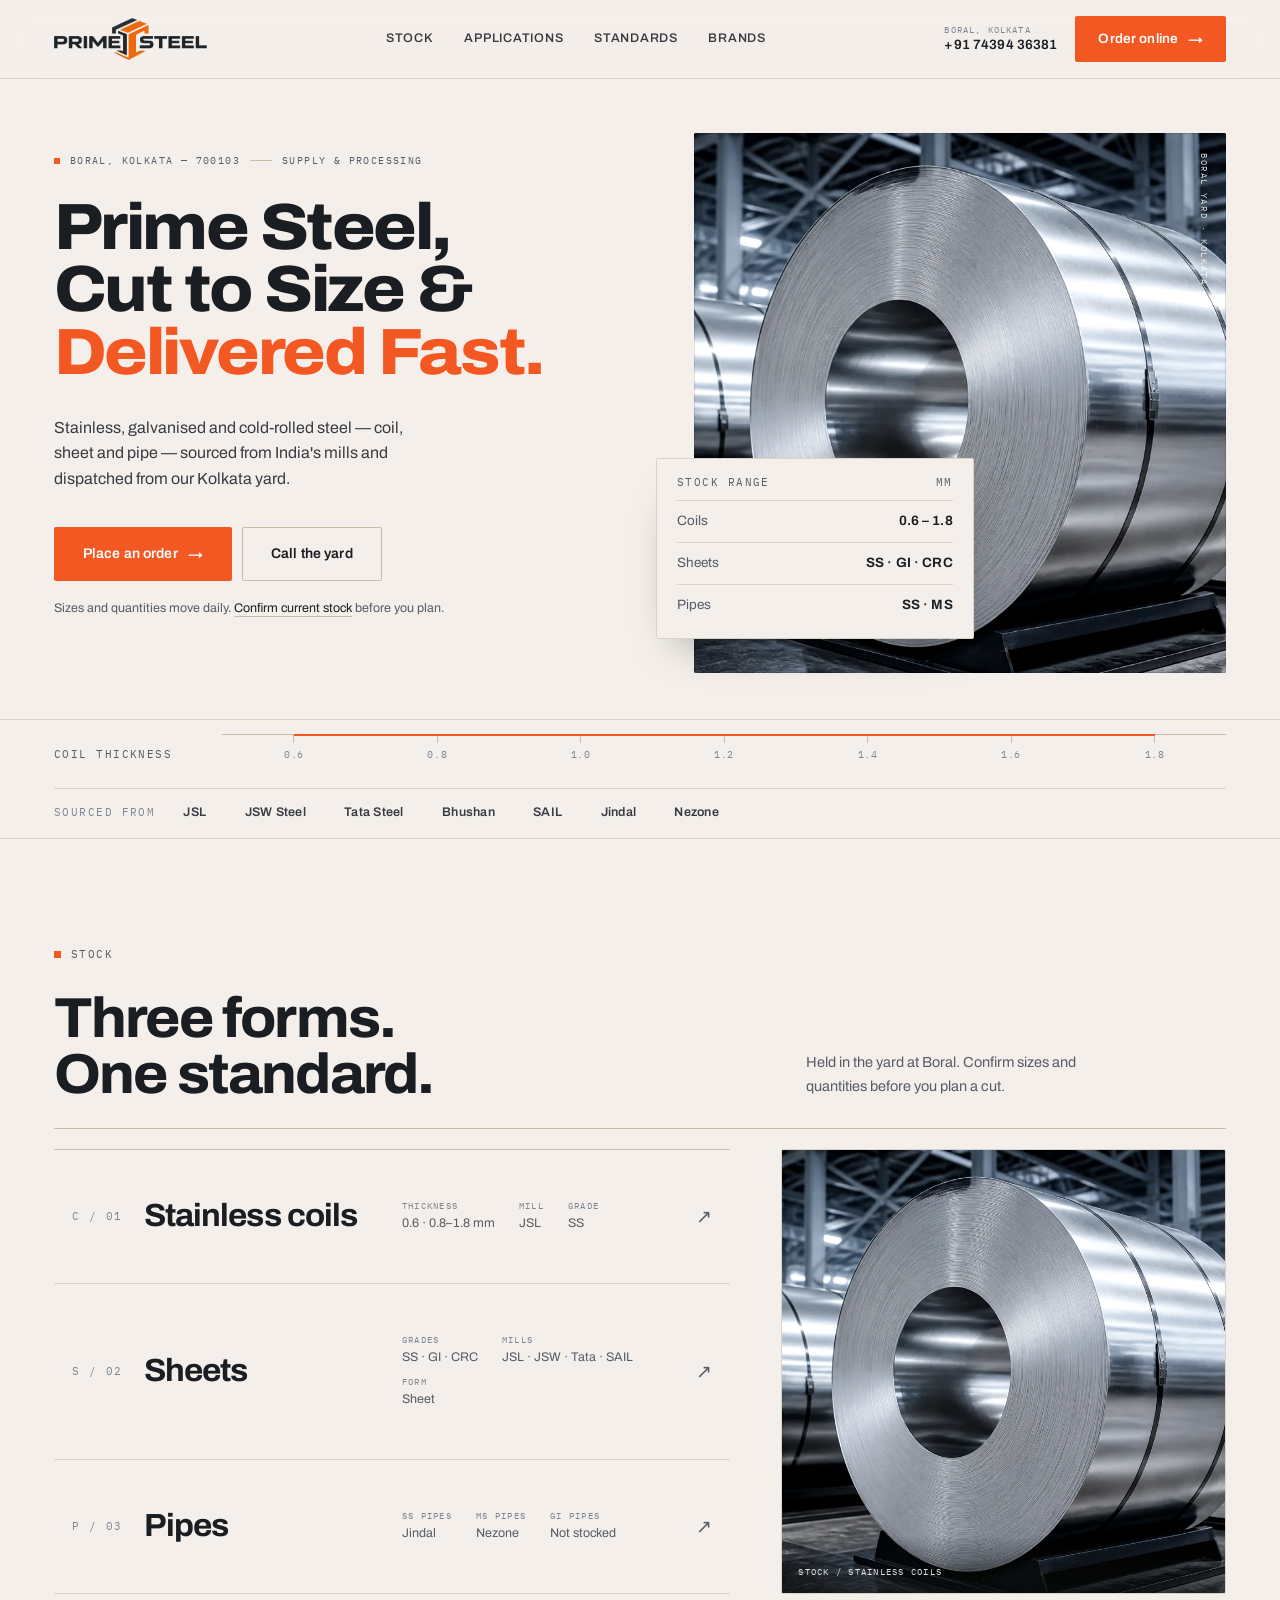
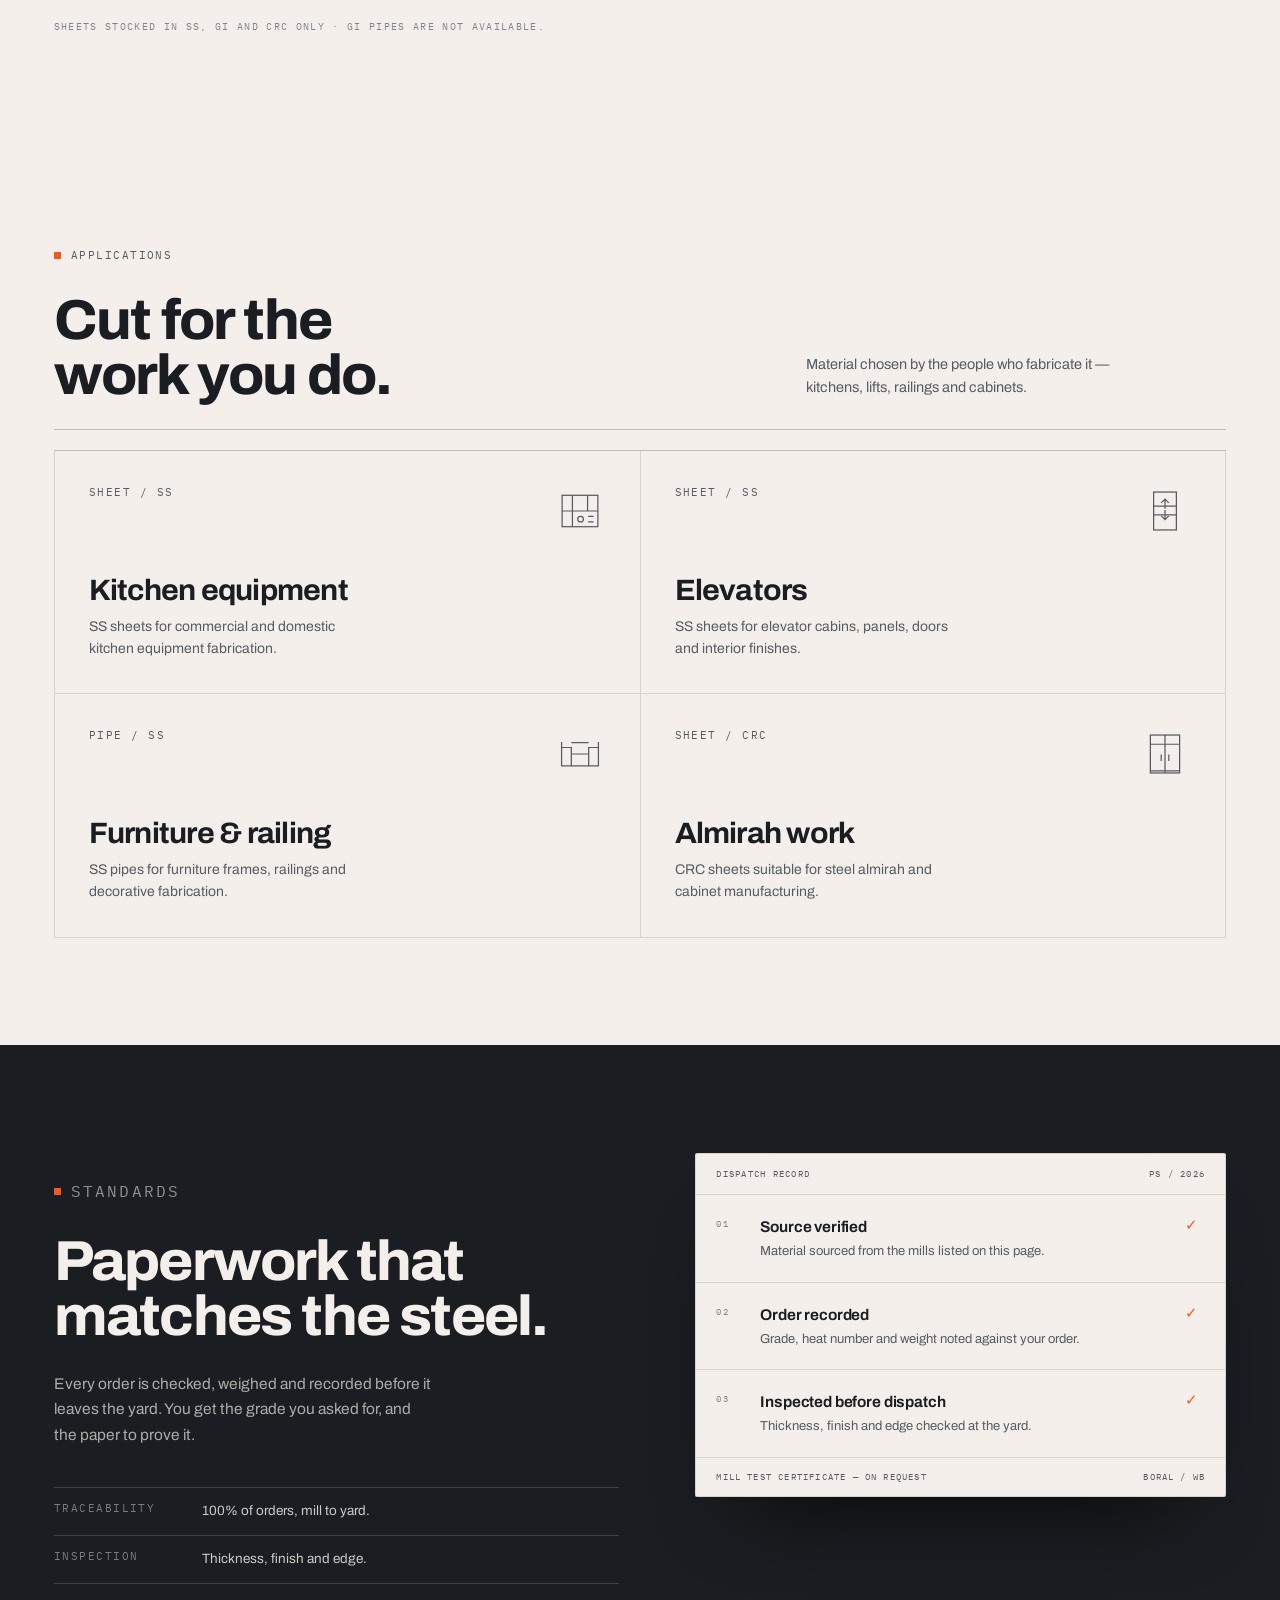
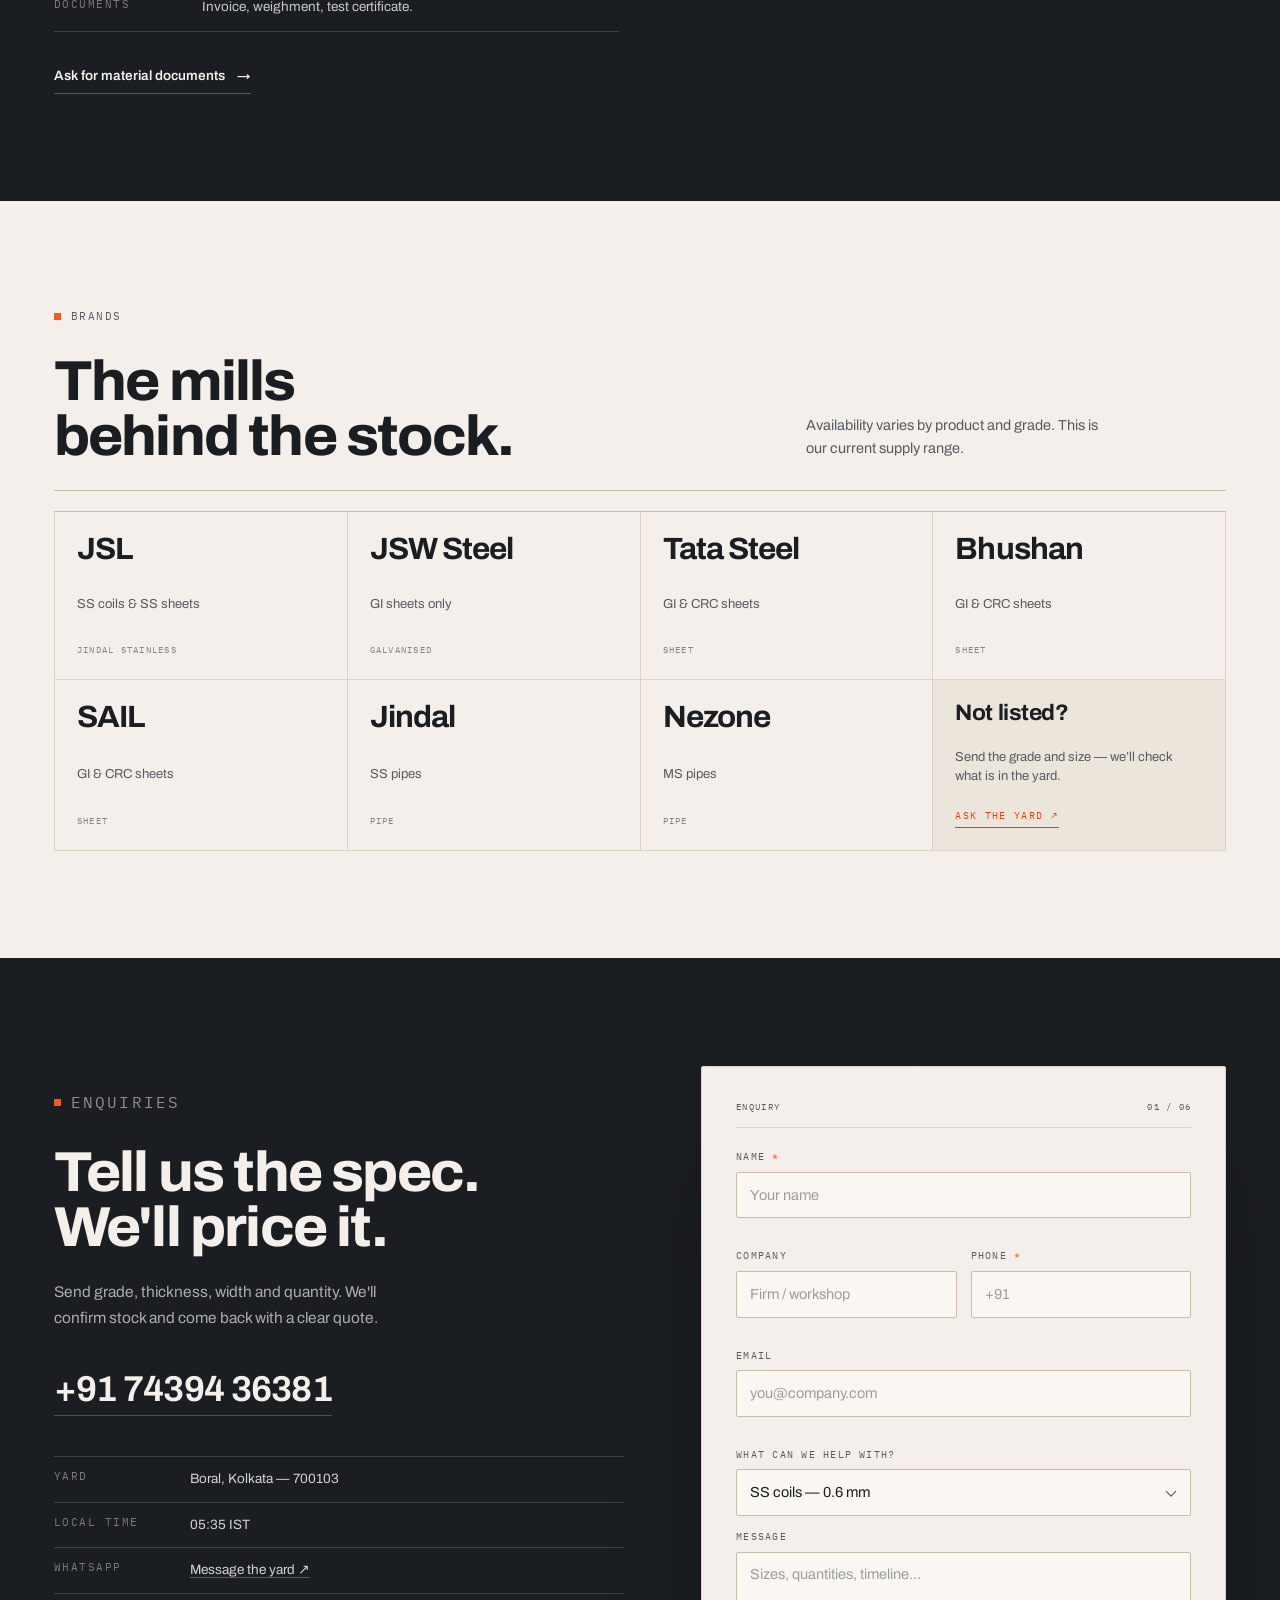
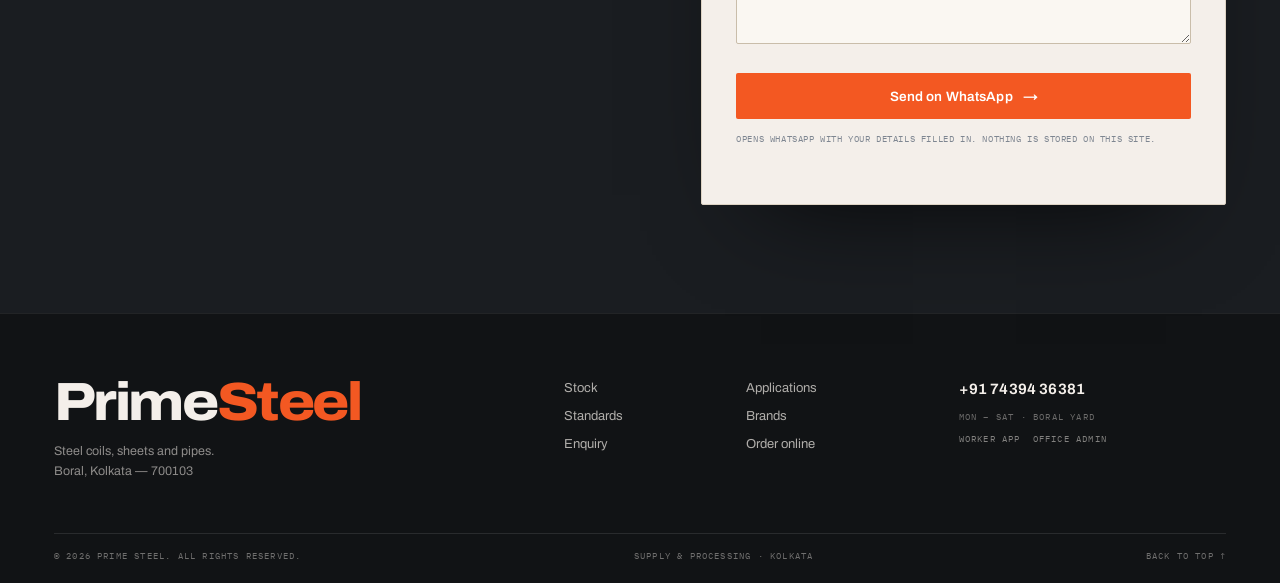
<file: web/landing.html>
<!doctype html>
<html lang="en">
<head>
  <meta charset="utf-8">
  <meta name="viewport" content="width=device-width, initial-scale=1">

  <title>Prime Steel — Stainless, GI &amp; CRC Steel Supplier in Kolkata</title>
  <meta name="description" content="SS coils, SS, GI and CRC sheets, and SS and MS pipes from JSL, Jindal, Tata Steel, JSW, SAIL, Bhushan and Nezone. Stock and processing in Boral, Kolkata. Call +91 74394 36381.">
  <meta name="keywords" content="Prime Steel, Prime Steel Kolkata, steel supplier Kolkata, stainless steel coils Kolkata, SS sheets Boral, CRC sheets Kolkata, GI sheets, Jindal stainless steel dealer Kolkata">
  <meta name="geo.region" content="IN-WB">
  <meta name="geo.placename" content="Kolkata">
  <meta name="geo.position" content="22.4500;88.3700">
  <meta name="ICBM" content="22.4500, 88.3700">
  <meta name="theme-color" content="#F4EFEA">
  <meta name="color-scheme" content="light">
  <link rel="canonical" href="https://primesteel.cc.cd/">
  <link rel="icon" href="assets/favicon.svg" type="image/svg+xml">
  <link rel="icon" href="assets/favicon-32.png" type="image/png" sizes="32x32">
  <link rel="icon" href="assets/favicon-64.png" type="image/png" sizes="64x64">
  <link rel="apple-touch-icon" href="assets/favicon-192.png">

  <meta property="og:type" content="website">
  <meta property="og:site_name" content="Prime Steel">
  <meta property="og:title" content="Prime Steel — Prime Quality Steel, Cut to Size &amp; Delivered Fast">
  <meta property="og:description" content="SS coils, SS / GI / CRC sheets and SS / MS pipes. Sourced from India's mills, precision cut and dispatched from Boral, Kolkata.">
  <meta property="og:url" content="https://primesteel.cc.cd/">
  <meta property="og:image" content="https://primesteel.cc.cd/assets/ss-coils.webp">
  <meta name="twitter:card" content="summary_large_image">

  <link rel="preconnect" href="https://fonts.googleapis.com">
  <link rel="preconnect" href="https://fonts.gstatic.com" crossorigin>
  <link rel="preload" as="image" href="assets/ss-coils.webp" fetchpriority="high">
  <link href="https://fonts.googleapis.com/css2?family=Archivo:wdth,wght@75..125,400..900&family=IBM+Plex+Mono:wght@400;500&display=swap" rel="stylesheet">
  <link rel="stylesheet" href="styles.css">

  <script>document.documentElement.classList.add("js");</script>
  <script src="app.js" defer></script>

  <script type="application/ld+json">
  {
    "@context": "https://schema.org",
    "@type": "HardwareStore",
    "name": "Prime Steel",
    "url": "https://primesteel.cc.cd/",
    "telephone": "+91-74394-36381",
    "description": "Supplier of stainless steel coils, SS, GI and CRC sheets, and SS and MS pipes in Boral, Kolkata.",
    "address": {
      "@type": "PostalAddress",
      "addressLocality": "Boral",
      "addressRegion": "West Bengal",
      "postalCode": "700103",
      "addressCountry": "IN"
    },
    "areaServed": "Kolkata",
    "image": "https://primesteel.cc.cd/assets/ss-coils.webp"
  }
  </script>
</head>

<body>
  <a class="skip" href="#main">Skip to content</a>

  <header class="head" data-head>
    <div class="shell head__in">
      <a class="head__logo" href="#top" aria-label="Prime Steel — home">
        <img src="assets/prime-steel-logo-t.png" width="640" height="203" alt="Prime Steel">
      </a>

      <nav class="head__nav" aria-label="Primary">
        <a href="#stock">Stock</a>
        <a href="#applications">Applications</a>
        <a href="#standards">Standards</a>
        <a href="#brands">Brands</a>
      </nav>

      <div class="head__end">
        <a class="head__call" href="tel:+917439436381">
          <span class="head__call-label">Boral, Kolkata</span>
          <span class="head__call-num">+91 74394 36381</span>
        </a>

        <a class="head__icon" href="tel:+917439436381" aria-label="Call Prime Steel">
          <svg viewBox="0 0 24 24" width="18" height="18" aria-hidden="true">
            <path d="M6.5 3.5h3l1.5 4-2 1.4a12 12 0 0 0 6.1 6.1l1.4-2 4 1.5v3a2 2 0 0 1-2.2 2A17.5 17.5 0 0 1 4.5 5.7a2 2 0 0 1 2-2.2Z" fill="none" stroke="currentColor" stroke-width="1.4" stroke-linejoin="round"/>
          </svg>
        </a>

        <a class="btn btn--primary head__order" href="/order">
          <span>Order online</span>
          <span class="btn__arrow" aria-hidden="true">→</span>
        </a>

        <button class="menu-btn" type="button" aria-expanded="false" aria-controls="menu" data-menu>
          <span class="menu-btn__label">Menu</span>
          <span class="menu-btn__bars" aria-hidden="true"><i></i><i></i></span>
        </button>
      </div>
    </div>
    <span class="head__progress" data-progress aria-hidden="true"></span>
  </header>

  <div class="menu" id="menu" role="dialog" aria-modal="true" aria-label="Site menu" data-menu-panel hidden>
    <div class="menu__top shell">
      <span class="mono">Prime Steel / Menu</span>
      <button class="menu__close" type="button" data-menu-close>
        Close <span aria-hidden="true">×</span>
      </button>
    </div>

    <nav class="menu__nav shell" aria-label="Menu">
      <a href="/order" data-menu-link><span class="menu__idx">Order</span>Order online</a>
      <a href="#stock" data-menu-link><span class="menu__idx">01</span>Stock</a>
      <a href="#applications" data-menu-link><span class="menu__idx">02</span>Applications</a>
      <a href="#standards" data-menu-link><span class="menu__idx">03</span>Standards</a>
      <a href="#brands" data-menu-link><span class="menu__idx">04</span>Brands</a>
      <a href="#contact" data-menu-link><span class="menu__idx">05</span>Contact</a>
    </nav>

    <div class="menu__foot shell">
      <a href="tel:+917439436381">+91 74394 36381</a>
      <p>Boral, Kolkata — 700103</p>
    </div>
  </div>

  <main id="main" tabindex="-1">

    <!-- HERO ------------------------------------------------------------------>
    <section class="hero" id="top" aria-labelledby="hero-title">
      <div class="shell hero__grid">
        <div class="hero__copy">
          <p class="eyebrow reveal">
            <span class="eyebrow__dot" aria-hidden="true"></span>
            Boral, Kolkata — 700103
            <span class="eyebrow__sep" aria-hidden="true"></span>
            Supply &amp; processing
          </p>

          <h1 class="hero__title reveal" id="hero-title" style="--i:1">
            Prime Steel,<br>Cut to Size &amp;<br><em>Delivered Fast.</em>
          </h1>

          <p class="hero__lede reveal" style="--i:2">
            Stainless, galvanised and cold-rolled steel — coil, sheet and pipe —
            sourced from India's mills and dispatched from our Kolkata yard.
          </p>

          <div class="hero__actions reveal" style="--i:3">
            <a class="btn btn--primary btn--lg" href="/order">
              <span>Place an order</span>
              <span class="btn__arrow" aria-hidden="true">→</span>
            </a>
            <a class="btn btn--ghost btn--lg" href="tel:+917439436381">Call the yard</a>
          </div>

          <p class="hero__note reveal" style="--i:4">
            Sizes and quantities move daily.
            <a href="tel:+917439436381">Confirm current stock</a> before you plan.
          </p>
        </div>

        <figure class="hero__media reveal" style="--i:2">
          <div class="hero__frame">
            <img class="hero__img" src="assets/ss-coils.webp" width="1200" height="800"
                 alt="Stainless steel coils banded and stacked in the Prime Steel yard"
                 fetchpriority="high" decoding="async">
            <span class="hero__vlabel mono">Boral yard · Kolkata</span>
          </div>

          <figcaption class="plate">
            <div class="plate__head mono">
              <span>Stock range</span>
              <span>mm</span>
            </div>
            <ul class="plate__list">
              <li><span>Coils</span><strong>0.6 – 1.8</strong></li>
              <li><span>Sheets</span><strong>SS · GI · CRC</strong></li>
              <li><span>Pipes</span><strong>SS · MS</strong></li>
            </ul>
          </figcaption>
        </figure>
      </div>

      <div class="hero__foot">
        <div class="shell">
          <div class="ruler" aria-hidden="true">
            <span class="ruler__label mono">Coil thickness</span>
            <div class="ruler__scale">
              <span>0.6</span><span>0.8</span><span>1.0</span><span>1.2</span>
              <span>1.4</span><span>1.6</span><span>1.8</span>
              <i class="ruler__band"></i>
            </div>
          </div>

          <div class="mills">
            <span class="mills__label mono">Sourced from</span>
            <ul>
              <li>JSL</li>
              <li>JSW Steel</li>
              <li>Tata Steel</li>
              <li>Bhushan</li>
              <li>SAIL</li>
              <li>Jindal</li>
              <li>Nezone</li>
            </ul>
          </div>
        </div>
      </div>
    </section>

    <!-- STOCK ----------------------------------------------------------------->
    <section class="section stock" id="stock" aria-labelledby="stock-title">
      <div class="shell">
        <header class="sec-head">
          <p class="sec-label mono reveal">Stock</p>
          <div class="sec-head__row">
            <h2 class="reveal" id="stock-title" style="--i:1">Three forms.<br>One standard.</h2>
            <p class="sec-note reveal" style="--i:2">
              Held in the yard at Boral. Confirm sizes and quantities before you plan a cut.
            </p>
          </div>
        </header>

        <div class="stock__body" data-stock>
          <div class="stock__rows">
            <article class="row reveal" data-row="coils">
              <span class="row__idx mono">C / 01</span>
              <h3 class="row__name"><a class="row__link" href="#contact">Stainless coils</a></h3>
              <div class="row__spec">
                <span><b>Thickness</b>0.6 · 0.8–1.8 mm</span>
                <span><b>Mill</b>JSL</span>
                <span><b>Grade</b>SS</span>
              </div>
              <span class="row__arrow" aria-hidden="true">↗</span>
              <img class="row__thumb" src="assets/ss-coils.webp" width="1200" height="800"
                   alt="Stainless steel coils stacked in the yard" loading="lazy" decoding="async">
            </article>

            <article class="row reveal" data-row="sheets" style="--i:1">
              <span class="row__idx mono">S / 02</span>
              <h3 class="row__name"><a class="row__link" href="#contact">Sheets</a></h3>
              <div class="row__spec">
                <span><b>Grades</b>SS · GI · CRC</span>
                <span><b>Mills</b>JSL · JSW · Tata · SAIL</span>
                <span><b>Form</b>Sheet</span>
              </div>
              <span class="row__arrow" aria-hidden="true">↗</span>
              <img class="row__thumb" src="assets/gi-coils.webp" width="1200" height="800"
                   alt="Galvanised steel coils ready for dispatch" loading="lazy" decoding="async">
            </article>

            <article class="row reveal" data-row="pipes" style="--i:2">
              <span class="row__idx mono">P / 03</span>
              <h3 class="row__name"><a class="row__link" href="#contact">Pipes</a></h3>
              <div class="row__spec">
                <span><b>SS pipes</b>Jindal</span>
                <span><b>MS pipes</b>Nezone</span>
                <span><b>GI pipes</b>Not stocked</span>
              </div>
              <span class="row__arrow" aria-hidden="true">↗</span>
              <img class="row__thumb" src="assets/ms-pipes.webp" width="1200" height="800"
                   alt="Round and square steel pipe bundles in the yard" loading="lazy" decoding="async">
            </article>
          </div>

          <figure class="stock__preview" aria-hidden="true">
            <img data-preview="coils" class="is-on" src="assets/ss-coils.webp" width="1200" height="800" alt="" loading="lazy" decoding="async">
            <img data-preview="sheets" src="assets/gi-coils.webp" width="1200" height="800" alt="" loading="lazy" decoding="async">
            <img data-preview="pipes" src="assets/ms-pipes.webp" width="1200" height="800" alt="" loading="lazy" decoding="async">
            <figcaption class="mono" data-caption>Stock / stainless coils</figcaption>
          </figure>
        </div>

        <p class="stock__foot mono reveal">
          Sheets stocked in SS, GI and CRC only · GI pipes are not available.
        </p>
      </div>
    </section>

    <!-- APPLICATIONS ---------------------------------------------------------->
    <section class="section apps" id="applications" aria-labelledby="apps-title">
      <div class="shell">
        <header class="sec-head">
          <p class="sec-label mono reveal">Applications</p>
          <div class="sec-head__row">
            <h2 class="reveal" id="apps-title" style="--i:1">Cut for the<br>work you do.</h2>
            <p class="sec-note reveal" style="--i:2">
              Material chosen by the people who fabricate it — kitchens, lifts, railings and cabinets.
            </p>
          </div>
        </header>

        <div class="apps__grid">
          <article class="app reveal">
            <div class="app__top">
              <span class="mono">Sheet / SS</span>
              <svg class="app__ico" viewBox="0 0 48 48" aria-hidden="true">
                <rect x="7.5" y="9.5" width="33" height="29"/>
                <path d="M7.5 24h33M17 9.5V24M31 9.5V24M17 24v14.5"/>
                <circle cx="24.5" cy="31.5" r="2.6"/>
                <path d="M31.5 29h5M31.5 34h5"/>
              </svg>
            </div>
            <h3>Kitchen equipment</h3>
            <p>SS sheets for commercial and domestic kitchen equipment fabrication.</p>
          </article>

          <article class="app reveal" style="--i:1">
            <div class="app__top">
              <span class="mono">Sheet / SS</span>
              <svg class="app__ico" viewBox="0 0 48 48" aria-hidden="true">
                <rect x="13.5" y="6.5" width="21" height="35"/>
                <path d="M24 13v9M20.5 16.5 24 13l3.5 3.5M24 32v-9M20.5 28.5 24 32l3.5-3.5"/>
                <path d="M13.5 19.5h21M13.5 27.5h21"/>
              </svg>
            </div>
            <h3>Elevators</h3>
            <p>SS sheets for elevator cabins, panels, doors and interior finishes.</p>
          </article>

          <article class="app reveal" style="--i:2">
            <div class="app__top">
              <span class="mono">Pipe / SS</span>
              <svg class="app__ico" viewBox="0 0 48 48" aria-hidden="true">
                <path d="M7 18h9v17H7zM32 18h9v17h-9zM7 13v5M41 13v5"/>
                <path d="M16 13.5h16M16 24h16M16 35h16"/>
              </svg>
            </div>
            <h3>Furniture &amp; railing</h3>
            <p>SS pipes for furniture frames, railings and decorative fabrication.</p>
          </article>

          <article class="app reveal" style="--i:3">
            <div class="app__top">
              <span class="mono">Sheet / CRC</span>
              <svg class="app__ico" viewBox="0 0 48 48" aria-hidden="true">
                <rect x="10.5" y="6.5" width="27" height="35"/>
                <path d="M24 6.5v35M10.5 15h27"/>
                <path d="M20.5 24.5v6M27.5 24.5v6M10.5 39.5h27"/>
              </svg>
            </div>
            <h3>Almirah work</h3>
            <p>CRC sheets suitable for steel almirah and cabinet manufacturing.</p>
          </article>
        </div>
      </div>
    </section>

    <!-- STANDARDS ------------------------------------------------------------->
    <section class="section std" id="standards" aria-labelledby="std-title">
      <div class="shell std__grid">
        <div class="std__copy">
          <p class="sec-label mono reveal">Standards</p>
          <h2 class="reveal" id="std-title" style="--i:1">Paperwork that<br>matches the steel.</h2>
          <p class="reveal" style="--i:2">
            Every order is checked, weighed and recorded before it leaves the yard.
            You get the grade you asked for, and the paper to prove it.
          </p>

          <dl class="std__facts reveal" style="--i:3">
            <div>
              <dt class="mono">Traceability</dt>
              <dd>100% of orders, mill to yard.</dd>
            </div>
            <div>
              <dt class="mono">Inspection</dt>
              <dd>Thickness, finish and edge.</dd>
            </div>
            <div>
              <dt class="mono">Documents</dt>
              <dd>Invoice, weighment, test certificate.</dd>
            </div>
          </dl>

          <a class="std__link reveal" href="#contact" style="--i:4">
            Ask for material documents
            <span aria-hidden="true">→</span>
          </a>
        </div>

        <div class="doc reveal" style="--i:2">
          <div class="doc__head mono">
            <span>Dispatch record</span>
            <span>PS / 2026</span>
          </div>

          <ol class="doc__list">
            <li>
              <span class="mono">01</span>
              <div>
                <h3>Source verified</h3>
                <p>Material sourced from the mills listed on this page.</p>
              </div>
              <span class="doc__check" aria-hidden="true">✓</span>
            </li>
            <li>
              <span class="mono">02</span>
              <div>
                <h3>Order recorded</h3>
                <p>Grade, heat number and weight noted against your order.</p>
              </div>
              <span class="doc__check" aria-hidden="true">✓</span>
            </li>
            <li>
              <span class="mono">03</span>
              <div>
                <h3>Inspected before dispatch</h3>
                <p>Thickness, finish and edge checked at the yard.</p>
              </div>
              <span class="doc__check" aria-hidden="true">✓</span>
            </li>
          </ol>

          <div class="doc__foot mono">
            <span>Mill test certificate — on request</span>
            <span>Boral / WB</span>
          </div>
        </div>
      </div>
    </section>

    <!-- BRANDS ---------------------------------------------------------------->
    <section class="section brands" id="brands" aria-labelledby="brands-title">
      <div class="shell">
        <header class="sec-head">
          <p class="sec-label mono reveal">Brands</p>
          <div class="sec-head__row">
            <h2 class="reveal" id="brands-title" style="--i:1">The mills<br>behind the stock.</h2>
            <p class="sec-note reveal" style="--i:2">
              Availability varies by product and grade. This is our current supply range.
            </p>
          </div>
        </header>

        <ul class="brands__grid">
          <li class="reveal">
            <span class="brands__name">JSL</span>
            <span class="brands__what">SS coils &amp; SS sheets</span>
            <span class="mono">Jindal Stainless</span>
          </li>
          <li class="reveal" style="--i:1">
            <span class="brands__name">JSW Steel</span>
            <span class="brands__what">GI sheets only</span>
            <span class="mono">Galvanised</span>
          </li>
          <li class="reveal" style="--i:2">
            <span class="brands__name">Tata Steel</span>
            <span class="brands__what">GI &amp; CRC sheets</span>
            <span class="mono">Sheet</span>
          </li>
          <li class="reveal" style="--i:3">
            <span class="brands__name">Bhushan</span>
            <span class="brands__what">GI &amp; CRC sheets</span>
            <span class="mono">Sheet</span>
          </li>
          <li class="reveal">
            <span class="brands__name">SAIL</span>
            <span class="brands__what">GI &amp; CRC sheets</span>
            <span class="mono">Sheet</span>
          </li>
          <li class="reveal" style="--i:1">
            <span class="brands__name">Jindal</span>
            <span class="brands__what">SS pipes</span>
            <span class="mono">Pipe</span>
          </li>
          <li class="reveal" style="--i:2">
            <span class="brands__name">Nezone</span>
            <span class="brands__what">MS pipes</span>
            <span class="mono">Pipe</span>
          </li>
          <li class="brands__cta reveal" style="--i:3">
            <span class="brands__name">Not listed?</span>
            <span class="brands__what">Send the grade and size — we&rsquo;ll check what is in the yard.</span>
            <a class="brands__ask" href="#contact">Ask the yard <span aria-hidden="true">&#8599;</span></a>
          </li>
        </ul>
      </div>
    </section>

    <!-- CONTACT --------------------------------------------------------------->
    <section class="section contact" id="contact" aria-labelledby="contact-title">
      <div class="shell contact__grid">
        <div class="contact__copy">
          <p class="sec-label mono reveal">Enquiries</p>
          <h2 class="reveal" id="contact-title" style="--i:1">Tell us the spec.<br>We'll price it.</h2>
          <p class="reveal" style="--i:2">
            Send grade, thickness, width and quantity. We'll confirm stock and
            come back with a clear quote.
          </p>

          <a class="contact__phone reveal" href="tel:+917439436381" style="--i:3">+91 74394 36381</a>

          <dl class="contact__meta reveal" style="--i:4">
            <div>
              <dt class="mono">Yard</dt>
              <dd>Boral, Kolkata — 700103</dd>
            </div>
            <div>
              <dt class="mono">Local time</dt>
              <dd><time data-clock datetime="">--:--</time> IST</dd>
            </div>
            <div>
              <dt class="mono">WhatsApp</dt>
              <dd><a href="https://wa.me/917439436381" target="_blank" rel="noopener noreferrer">Message the yard ↗</a></dd>
            </div>
          </dl>
        </div>

        <form class="form reveal" id="quote-form" style="--i:2" novalidate>
          <div class="form__head mono">
            <span>Enquiry</span>
            <span>01 / 06</span>
          </div>

          <div class="field">
            <label for="f-name">Name <span class="req" aria-hidden="true">*</span></label>
            <input id="f-name" name="name" type="text" autocomplete="name" required aria-required="true"
                   aria-describedby="e-name" placeholder="Your name">
            <p class="field__err mono" id="e-name" data-err></p>
          </div>

          <div class="field-row">
            <div class="field">
              <label for="f-company">Company</label>
              <input id="f-company" name="company" type="text" autocomplete="organization" placeholder="Firm / workshop">
            </div>
            <div class="field">
              <label for="f-phone">Phone <span class="req" aria-hidden="true">*</span></label>
              <input id="f-phone" name="phone" type="tel" autocomplete="tel" inputmode="tel" required aria-required="true"
                     aria-describedby="e-phone" placeholder="+91">
              <p class="field__err mono" id="e-phone" data-err></p>
            </div>
          </div>

          <div class="field">
            <label for="f-email">Email</label>
            <input id="f-email" name="email" type="email" autocomplete="email"
                   aria-describedby="e-email" placeholder="you@company.com">
            <p class="field__err mono" id="e-email" data-err></p>
          </div>

          <div class="field">
            <label for="f-need">What can we help with?</label>
            <div class="select">
              <select id="f-need" name="need">
                <option>SS coils — 0.6 mm</option>
                <option>SS coils — 0.8 mm to 1.8 mm</option>
                <option>SS sheets</option>
                <option>GI sheets</option>
                <option>CRC sheets</option>
                <option>SS pipes</option>
                <option>MS pipes</option>
                <option>Project details / other</option>
              </select>
              <span class="select__ico" aria-hidden="true">
                <svg viewBox="0 0 12 8" width="12" height="8"><path d="M1 1.5 6 6.5l5-5" fill="none" stroke="currentColor" stroke-width="1.1"/></svg>
              </span>
            </div>
          </div>

          <div class="field">
            <label for="f-msg">Message</label>
            <textarea id="f-msg" name="message" rows="3" placeholder="Sizes, quantities, timeline…"></textarea>
          </div>

          <button class="btn btn--primary btn--wide" type="submit">
            <span>Send on WhatsApp</span>
            <span class="btn__arrow" aria-hidden="true">→</span>
          </button>

          <p class="form__note mono">
            Opens WhatsApp with your details filled in. Nothing is stored on this site.
          </p>
          <p class="form__status" data-form-status role="status" aria-live="polite"></p>
        </form>
      </div>
    </section>
  </main>

  <footer class="foot">
    <div class="shell">
      <div class="foot__top">
        <div>
          <a class="foot__word" href="#top">Prime<span>Steel</span></a>
          <p class="foot__tag">Steel coils, sheets and pipes.<br>Boral, Kolkata — 700103</p>
        </div>

        <nav class="foot__links" aria-label="Products">
          <a href="#stock">Stock</a>
          <a href="#applications">Applications</a>
          <a href="#standards">Standards</a>
          <a href="#brands">Brands</a>
          <a href="#contact">Enquiry</a>
          <a href="/order">Order online</a>
        </nav>

        <div class="foot__contact">
          <a class="foot__phone" href="tel:+917439436381">+91 74394 36381</a>
          <p class="mono">Mon – Sat · Boral yard</p>
          <p class="mono foot__staff">
            <a href="/worker">Worker app</a>
            <a href="/admin">Office admin</a>
          </p>
        </div>
      </div>

      <div class="foot__bottom mono">
        <p>© 2026 Prime Steel. All rights reserved.</p>
        <p>Supply &amp; processing · Kolkata</p>
        <a href="#top">Back to top ↑</a>
      </div>
    </div>
  </footer>

  <nav class="dock" aria-label="Quick actions">
    <a href="tel:+917439436381">
      <svg viewBox="0 0 24 24" aria-hidden="true">
        <path d="M6.5 3.5h3l1.5 4-2 1.4a12 12 0 0 0 6.1 6.1l1.4-2 4 1.5v3a2 2 0 0 1-2.2 2A17.5 17.5 0 0 1 4.5 5.7a2 2 0 0 1 2-2.2Z" fill="none" stroke="currentColor" stroke-width="1.4" stroke-linejoin="round"/>
      </svg>
      Call
    </a>
    <a href="https://wa.me/917439436381" target="_blank" rel="noopener noreferrer">
      <svg viewBox="0 0 24 24" aria-hidden="true">
        <path d="M4 20l1.2-4A8 8 0 1 1 8 19.2L4 20Z" fill="none" stroke="currentColor" stroke-width="1.4" stroke-linejoin="round"/>
        <path d="M9 9.5c.3 2 2.5 4.2 4.5 4.5l1-1.2 1.7.7" fill="none" stroke="currentColor" stroke-width="1.4" stroke-linecap="round"/>
      </svg>
      WhatsApp
    </a>
    <a href="/order">Order online <span aria-hidden="true">→</span></a>
  </nav>

  <noscript>
    <div class="noscript">
      <p><strong>JavaScript is off.</strong> All content and phone links still work.
      Call <a href="tel:+917439436381">+91 74394 36381</a> or use the enquiry form —
      it opens WhatsApp once scripts are enabled.</p>
    </div>
  </noscript>
</body>
</html>
</file>
<file: web/styles.css>
/* ============================================================================
   PRIME STEEL — landing styles
   Palette: 60% Sand (Warm architectural canvas), 30% Grey (Commanding charcoal
   & slate typography, structural depth), 10% Tangerine (High-energy industrial focal accents).
   Type: Archivo (wide grotesque) + IBM Plex Mono (spec labels).
   No frameworks, no resets with baggage. One file, mobile-first rules last.
   ========================================================================== */

/* -- 01 · tokens (60% Sand · 30% Grey · 10% Tangerine) -------------------- */

:root {
  /* 30% Grey — Deep Charcoal & Slate Typography, Headings & Structural Depth */
  --ink: #1a1d21;
  --ink-2: #25282d;
  --ink-3: #111315;
  --graphite: #383c42;
  --steel: #565c65;
  --zinc: #7e8691;

  /* 60% Sand — Canvas, Card Surfaces, Elevation & Warmth */
  --paper: #f4efea;
  --paper-2: #ece5dc;
  --paper-3: #faf7f2;

  /* Architectural Sand Lines & Dividers */
  --line: #ddd3c4;
  --line-strong: #c9bdaa;
  --line-dark: rgba(244, 239, 234, 0.16);

  /* 10% Tangerine — High-Impact Industrial Accents */
  --oxide: #f35822;
  --oxide-deep: #d94512;
  --oxide-soft: #ffa77e;
  --oxide-bright: #ff6c36;
  --oxide-tint: rgba(243, 88, 34, 0.12);

  --r: 2px;
  --ease: cubic-bezier(0.22, 0.61, 0.36, 1);
  --pad: clamp(20px, 4.2vw, 64px);
  --head-h: 78px;

  --sans: "Archivo", "Helvetica Neue", Arial, sans-serif;
  --mono: "IBM Plex Mono", ui-monospace, "SFMono-Regular", Consolas, monospace;
}

/* -- 02 · base ------------------------------------------------------------ */

*,
*::before,
*::after { box-sizing: border-box; }

html {
  -webkit-text-size-adjust: 100%;
  scroll-behavior: smooth;
}

body {
  margin: 0;
  background: var(--paper);
  color: var(--ink);
  font-family: var(--sans);
  font-size: 16px;
  line-height: 1.55;
  -webkit-font-smoothing: antialiased;
  text-rendering: optimizeLegibility;
  font-synthesis-weight: none;
}

h1, h2, h3, p, dl, dd, figure, ol, ul { margin: 0; }
ul, ol { padding: 0; list-style: none; }

img {
  display: block;
  max-width: 100%;
  height: auto;
}

a {
  color: inherit;
  text-decoration: none;
}

button, input, select, textarea { font: inherit; color: inherit; }

::selection {
  background: var(--oxide);
  color: #fff;
}

:focus-visible {
  outline: 2px solid var(--oxide);
  outline-offset: 3px;
}

.shell {
  width: 100%;
  max-width: 1440px;
  margin-inline: auto;
  padding-inline: var(--pad);
}

.mono {
  font-family: var(--mono);
  font-size: 10.5px;
  font-weight: 400;
  letter-spacing: 0.14em;
  text-transform: uppercase;
  line-height: 1.4;
}

.skip {
  position: fixed;
  top: 10px;
  left: 10px;
  z-index: 200;
  padding: 10px 16px;
  background: var(--ink);
  color: var(--paper);
  font-size: 13px;
  transform: translateY(-160%);
  transition: transform 0.2s var(--ease);
}
.skip:focus { transform: none; }

body.is-locked { overflow: hidden; }

/* -- 03 · header ---------------------------------------------------------- */

.head {
  position: sticky;
  top: 0;
  z-index: 60;
  background: rgba(244, 239, 234, 0.94);
  -webkit-backdrop-filter: blur(14px);
  backdrop-filter: blur(14px);
  border-bottom: 1px solid var(--line);
}

.head__in {
  display: flex;
  align-items: center;
  gap: clamp(20px, 4vw, 56px);
  height: var(--head-h);
}

.head__logo { flex: none; }
.head__logo img {
  width: clamp(128px, 12vw, 168px);
  height: auto;
}

.head__nav {
  display: flex;
  align-items: center;
  gap: clamp(18px, 2.4vw, 36px);
  margin-inline: auto;
}

.head__nav a {
  position: relative;
  padding: 6px 0;
  font-size: 12.5px;
  font-weight: 550;
  letter-spacing: 0.06em;
  text-transform: uppercase;
  color: var(--graphite);
}

.head__nav a::after {
  content: "";
  position: absolute;
  left: 0;
  right: 0;
  bottom: 0;
  height: 1.5px;
  background: var(--oxide);
  transform: scaleX(0);
  transform-origin: left;
  transition: transform 0.28s var(--ease);
}

.head__nav a:hover::after,
.head__nav a[aria-current="true"]::after { transform: scaleX(1); }
.head__nav a[aria-current="true"] { color: var(--ink); }

.head__end {
  display: flex;
  align-items: center;
  gap: 18px;
  flex: none;
}

.head__call {
  display: grid;
  gap: 1px;
  line-height: 1.25;
}

.head__call-label {
  font-family: var(--mono);
  font-size: 9px;
  letter-spacing: 0.13em;
  text-transform: uppercase;
  color: var(--zinc);
}

.head__call-num {
  font-size: 13.5px;
  font-weight: 600;
  letter-spacing: 0.01em;
}

.head__call:hover .head__call-num { color: var(--oxide-deep); }

.head__icon {
  display: none;
  align-items: center;
  justify-content: center;
  width: 42px;
  height: 42px;
  border: 1px solid var(--line-strong);
  border-radius: var(--r);
  color: var(--ink);
}

.menu-btn {
  display: none;
  align-items: center;
  gap: 10px;
  padding: 0;
  background: none;
  border: 0;
  cursor: pointer;
}

.menu-btn__label {
  font-family: var(--mono);
  font-size: 10px;
  letter-spacing: 0.14em;
  text-transform: uppercase;
}

.menu-btn__bars {
  display: grid;
  gap: 5px;
  width: 22px;
}
.menu-btn__bars i {
  display: block;
  height: 1.5px;
  background: var(--ink);
  transition: transform 0.3s var(--ease);
}

.head__progress {
  position: absolute;
  left: 0;
  bottom: -1px;
  width: 100%;
  height: 2px;
  background: var(--oxide);
  transform: scaleX(0);
  transform-origin: left;
  transition: transform 0.12s linear;
}

/* -- 04 · buttons --------------------------------------------------------- */

.btn {
  display: inline-flex;
  align-items: center;
  justify-content: center;
  gap: 10px;
  min-height: 46px;
  padding: 0 22px;
  border: 1px solid transparent;
  border-radius: var(--r);
  background: transparent;
  font-size: 13.5px;
  font-weight: 600;
  letter-spacing: 0.01em;
  line-height: 1;
  cursor: pointer;
  transition: background 0.25s var(--ease), color 0.25s var(--ease),
              border-color 0.25s var(--ease);
}

.btn--primary {
  background: var(--oxide);
  color: #fff;
}
.btn--primary:hover { background: var(--oxide-deep); }

.btn--ghost {
  border-color: var(--line-strong);
  color: var(--ink);
}
.btn--ghost:hover {
  background: var(--ink);
  border-color: var(--ink);
  color: var(--paper);
}

.btn--lg {
  min-height: 54px;
  padding: 0 28px;
  font-size: 14px;
}

.btn--wide { width: 100%; }

.btn__arrow {
  font-size: 15px;
  line-height: 1;
  transition: transform 0.3s var(--ease);
}
.btn:hover .btn__arrow { transform: translateX(4px); }

/* -- 05 · menu ------------------------------------------------------------ */

.menu {
  position: fixed;
  inset: 0;
  z-index: 100;
  display: flex;
  flex-direction: column;
  padding-top: 12px;
  background: var(--ink);
  color: var(--paper);
  opacity: 0;
  transition: opacity 0.28s var(--ease);
}
.menu[hidden] { display: none; }
.menu.is-open { opacity: 1; }

.menu__top {
  display: flex;
  align-items: center;
  justify-content: space-between;
  gap: 20px;
  padding-block: 14px;
  border-bottom: 1px solid var(--line-dark);
  color: rgba(244, 239, 234, 0.6);
}

.menu__close {
  display: inline-flex;
  align-items: center;
  gap: 10px;
  padding: 6px 0;
  background: none;
  border: 0;
  color: var(--paper);
  font-family: var(--mono);
  font-size: 10px;
  letter-spacing: 0.14em;
  text-transform: uppercase;
  cursor: pointer;
}
.menu__close span { font-size: 20px; line-height: 0.8; }

.menu__nav {
  display: flex;
  flex-direction: column;
  width: 100%;
  margin-block: auto;
  padding-block: 24px;
}

.menu__nav a {
  display: flex;
  align-items: baseline;
  gap: clamp(14px, 4vw, 28px);
  padding: clamp(10px, 1.8vh, 16px) 0;
  border-bottom: 1px solid rgba(244, 239, 234, 0.1);
  font-size: clamp(1.6rem, 6vw, 2.4rem);
  font-weight: 700;
  letter-spacing: -0.03em;
  line-height: 1.05;
  transition: color 0.2s var(--ease), padding-left 0.3s var(--ease);
}
.menu__nav a:hover {
  color: var(--oxide-bright);
  padding-left: 8px;
}

.menu__idx {
  flex: none;
  width: 56px;
  font-family: var(--mono);
  font-size: 10px;
  font-weight: 400;
  letter-spacing: 0.14em;
  text-transform: uppercase;
  color: rgba(244, 239, 234, 0.38);
}

.menu__foot {
  display: flex;
  align-items: center;
  justify-content: space-between;
  gap: 16px;
  padding-block: 18px calc(22px + env(safe-area-inset-bottom));
  border-top: 1px solid var(--line-dark);
  font-size: 13px;
  color: rgba(244, 239, 234, 0.72);
}
.menu__foot a { font-weight: 600; color: var(--paper); }

/* -- 06 · hero ------------------------------------------------------------ */

.hero {
  position: relative;
  padding-top: clamp(26px, 4.2vw, 60px);
  border-bottom: 1px solid var(--line);
}

.hero__grid {
  display: grid;
  grid-template-columns: minmax(0, 1.04fr) minmax(0, 0.96fr);
  gap: clamp(28px, 5vw, 72px);
  align-items: start;
}

.hero__copy {
  padding-top: clamp(4px, 1.6vw, 22px);
  padding-bottom: clamp(16px, 3vw, 40px);
}

.eyebrow {
  display: flex;
  align-items: center;
  flex-wrap: wrap;
  gap: 10px;
  font-family: var(--mono);
  font-size: 10px;
  letter-spacing: 0.14em;
  text-transform: uppercase;
  color: var(--steel);
}
.eyebrow__dot {
  width: 6px;
  height: 6px;
  background: var(--oxide);
  flex: none;
}
.eyebrow__sep {
  width: 22px;
  height: 1px;
  background: var(--line-strong);
  flex: none;
}

.hero__title {
  margin-top: clamp(16px, 2.4vw, 28px);
  font-size: clamp(2.8rem, 5.1vw, 5.1rem);
  font-weight: 800;
  font-stretch: 108%;
  line-height: 0.96;
  letter-spacing: -0.038em;
  text-wrap: balance;
}
.hero__title em {
  font-style: normal;
  color: var(--oxide);
}

.hero__lede {
  max-width: 43ch;
  margin-top: clamp(20px, 2.4vw, 30px);
  font-size: clamp(1rem, 1.15vw, 1.12rem);
  line-height: 1.6;
  color: var(--graphite);
}

.hero__actions {
  display: flex;
  flex-wrap: wrap;
  gap: 10px;
  margin-top: clamp(24px, 3vw, 36px);
}

.hero__note {
  margin-top: 18px;
  font-size: 12.5px;
  color: var(--steel);
}
.hero__note a {
  color: var(--ink);
  border-bottom: 1px solid var(--line-strong);
  padding-bottom: 1px;
}
.hero__note a:hover {
  color: var(--oxide-deep);
  border-color: var(--oxide);
}

.hero__media {
  position: relative;
  align-self: stretch;
  display: flex;
  flex-direction: column;
  justify-content: flex-end;
}

.hero__frame {
  position: relative;
  height: clamp(500px, 60vh, 690px);
  overflow: hidden;
  background: var(--ink-2);
  border-radius: var(--r);
}

.hero__img {
  width: 100%;
  height: 100%;
  object-fit: cover;
  filter: saturate(0.84) contrast(1.03);
  transition: transform 1.4s var(--ease);
}

.hero__frame::after {
  content: "";
  position: absolute;
  inset: 0;
  box-shadow: inset 0 0 0 1px rgba(0, 0, 0, 0.12);
  pointer-events: none;
}

.hero__vlabel {
  position: absolute;
  top: 20px;
  right: 16px;
  writing-mode: vertical-rl;
  color: rgba(255, 255, 255, 0.78);
  font-size: 9px;
  letter-spacing: 0.18em;
  text-shadow: 0 1px 8px rgba(0, 0, 0, 0.45);
}

.plate {
  position: absolute;
  left: clamp(-56px, -3vw, -28px);
  bottom: clamp(20px, 3vw, 34px);
  z-index: 2;
  width: min(318px, 88%);
  padding: 16px 20px 12px;
  background: var(--paper);
  border: 1px solid var(--line);
  border-radius: var(--r);
  box-shadow: 0 24px 48px -28px rgba(0, 0, 0, 0.55);
}

.plate__head {
  display: flex;
  justify-content: space-between;
  gap: 12px;
  padding-bottom: 10px;
  border-bottom: 1px solid var(--line);
  color: var(--steel);
}

.plate__list li {
  display: flex;
  align-items: baseline;
  justify-content: space-between;
  gap: 16px;
  padding: 10px 0;
  border-bottom: 1px solid var(--line);
  font-size: 13.5px;
}
.plate__list li:last-child { border-bottom: 0; }
.plate__list span { color: var(--steel); }
.plate__list strong {
  font-weight: 650;
  letter-spacing: 0.01em;
  white-space: nowrap;
}

/* ruler + mills strip */

.hero__foot {
  border-top: 1px solid var(--line);
  margin-top: clamp(24px, 3.6vw, 48px);
}

.ruler {
  display: grid;
  grid-template-columns: 130px minmax(0, 1fr);
  gap: clamp(16px, 3vw, 40px);
  align-items: start;
  padding-top: 14px;
}

.ruler__label {
  color: var(--steel);
  padding-top: 13px;
}

.ruler__scale {
  position: relative;
  display: grid;
  grid-template-columns: repeat(7, 1fr);
  height: 36px;
  border-top: 1px solid var(--line-strong);
}

.ruler__scale span {
  position: relative;
  padding-top: 13px;
  text-align: center;
  font-family: var(--mono);
  font-size: 9.5px;
  letter-spacing: 0.06em;
  color: var(--zinc);
  font-variant-numeric: tabular-nums;
}
.ruler__scale span::before {
  content: "";
  position: absolute;
  top: 0;
  left: 50%;
  width: 1px;
  height: 8px;
  margin-left: -0.5px;
  background: var(--line-strong);
}

/* stocked span: first tick to last tick, sitting on the axis */
.ruler__band {
  position: absolute;
  top: -1px;
  left: 7.1428%;
  right: 7.1428%;
  height: 2px;
  background: var(--oxide);
}

.mills {
  display: flex;
  align-items: center;
  gap: clamp(14px, 2.4vw, 28px);
  padding: 14px 0 16px;
  border-top: 1px solid var(--line);
  margin-top: 18px;
  overflow-x: auto;
  scrollbar-width: none;
}
.mills::-webkit-scrollbar { display: none; }

.mills__label { flex: none; color: var(--zinc); }

.mills ul {
  display: flex;
  align-items: center;
  gap: clamp(16px, 3vw, 40px);
  padding-right: 4px;
}

.mills li {
  font-size: 12.5px;
  font-weight: 600;
  letter-spacing: 0.02em;
  white-space: nowrap;
  color: var(--graphite);
}

/* -- 07 · section shell --------------------------------------------------- */

.section {
  padding-block: clamp(64px, 8.4vw, 124px);
  scroll-margin-top: calc(var(--head-h) + 12px);
}

.sec-head { max-width: none; }

.sec-label {
  display: flex;
  align-items: center;
  gap: 10px;
  margin-bottom: clamp(20px, 2.4vw, 30px);
  color: var(--steel);
}
.sec-label::before {
  content: "";
  width: 7px;
  height: 7px;
  background: var(--oxide);
  flex: none;
}

.sec-head__row {
  display: grid;
  grid-template-columns: minmax(0, 1.25fr) minmax(0, 0.75fr);
  gap: clamp(24px, 4vw, 64px);
  align-items: end;
  padding-bottom: clamp(18px, 2.4vw, 26px);
  border-bottom: 1px solid var(--line-strong);
}

h2 {
  font-size: clamp(2.1rem, 4.4vw, 3.7rem);
  font-weight: 750;
  font-stretch: 104%;
  line-height: 0.98;
  letter-spacing: -0.032em;
  text-wrap: balance;
}

.sec-note {
  max-width: 38ch;
  padding-bottom: 4px;
  font-size: 14.5px;
  line-height: 1.6;
  color: var(--steel);
}

/* -- 08 · stock ----------------------------------------------------------- */

.stock__body {
  display: grid;
  grid-template-columns: minmax(0, 1.52fr) minmax(0, 1fr);
  gap: clamp(24px, 4vw, 56px);
  margin-top: clamp(10px, 1.6vw, 20px);
}

.stock__rows {
  border-top: 1px solid var(--line-strong);
  display: flex;
  flex-direction: column;
}

.row {
  position: relative;
  display: grid;
  flex: 1 1 auto;
  grid-template-columns: 54px minmax(0, 1fr) minmax(0, 1.05fr) 40px;
  gap: 18px;
  align-items: center;
  padding: clamp(22px, 2.6vw, 32px) 18px;
  border-bottom: 1px solid var(--line);
  transition: background 0.35s var(--ease), color 0.35s var(--ease);
}

.row__idx { color: var(--zinc); align-self: center; }

.row__name {
  font-size: clamp(1.45rem, 2.5vw, 2.25rem);
  font-weight: 700;
  font-stretch: 103%;
  line-height: 1;
  letter-spacing: -0.028em;
}

.row__link { position: static; }
.row__link::after {
  content: "";
  position: absolute;
  inset: 0;
  z-index: 3;
}

.row__spec {
  display: flex;
  flex-wrap: wrap;
  gap: 10px 24px;
}

.row__spec span {
  display: flex;
  flex-direction: column;
  gap: 3px;
  font-size: 12.5px;
  line-height: 1.35;
  color: var(--steel);
}

.row__spec b {
  font-family: var(--mono);
  font-size: 9px;
  font-weight: 400;
  letter-spacing: 0.14em;
  text-transform: uppercase;
  color: var(--zinc);
}

.row__arrow {
  justify-self: end;
  font-size: 19px;
  line-height: 1;
  color: var(--steel);
  transition: transform 0.35s var(--ease), color 0.35s var(--ease);
}

.row__thumb { display: none; }

.row:focus-within {
  outline: 2px solid var(--oxide);
  outline-offset: -2px;
}
.row__link:focus-visible { outline: none; }

.stock__preview {
  position: sticky;
  top: calc(var(--head-h) + 24px);
  align-self: start;
  margin: 0;
  aspect-ratio: 1 / 1;
  overflow: hidden;
  background: var(--paper-2);
  border: 1px solid var(--line);
  border-radius: var(--r);
}

.stock__preview img {
  position: absolute;
  inset: 0;
  width: 100%;
  height: 100%;
  object-fit: cover;
  opacity: 0;
  transform: scale(1.035);
  transition: opacity 0.5s var(--ease), transform 1.3s var(--ease);
  filter: saturate(0.86) contrast(1.02);
}
.stock__preview img.is-on {
  opacity: 1;
  transform: scale(1);
}

.stock__preview figcaption {
  position: absolute;
  left: 0;
  right: 0;
  bottom: 0;
  z-index: 2;
  padding: 30px 16px 14px;
  background: linear-gradient(transparent, rgba(10, 12, 12, 0.72));
  color: rgba(255, 255, 255, 0.86);
  font-size: 9px;
}

.stock__foot {
  margin-top: clamp(18px, 2.4vw, 26px);
  color: var(--zinc);
  font-size: 9.5px;
}

/* -- 09 · applications ---------------------------------------------------- */

.apps { background: var(--paper); }

.apps__grid {
  display: grid;
  grid-template-columns: repeat(2, minmax(0, 1fr));
  margin-top: clamp(10px, 1.6vw, 20px);
  border-top: 1px solid var(--line-strong);
  border-left: 1px solid var(--line);
}

.app {
  display: flex;
  flex-direction: column;
  min-height: 240px;
  padding: clamp(22px, 2.8vw, 34px);
  border-right: 1px solid var(--line);
  border-bottom: 1px solid var(--line);
  transition: background 0.4s var(--ease), color 0.4s var(--ease);
}

.app__top {
  display: flex;
  align-items: flex-start;
  justify-content: space-between;
  gap: 16px;
  margin-bottom: auto;
  color: var(--steel);
}

.app__ico {
  width: 52px;
  height: 52px;
  fill: none;
  stroke: currentColor;
  stroke-width: 1.15;
  flex: none;
  transition: color 0.4s var(--ease);
}

.app h3 {
  margin-top: clamp(24px, 3vw, 38px);
  font-size: clamp(1.45rem, 2.3vw, 1.95rem);
  font-weight: 700;
  font-stretch: 103%;
  line-height: 1.05;
  letter-spacing: -0.026em;
}

.app p {
  max-width: 36ch;
  margin-top: 10px;
  font-size: 14px;
  line-height: 1.55;
  color: var(--steel);
  transition: color 0.4s var(--ease);
}

/* -- 10 · standards ------------------------------------------------------- */

.std {
  background: var(--ink);
  color: var(--paper);
}

.std__grid {
  display: grid;
  grid-template-columns: minmax(0, 1fr) minmax(0, 0.94fr);
  gap: clamp(40px, 6vw, 96px);
  align-items: start;
}

.std .sec-label { color: rgba(244, 239, 234, 0.55); }

.std__copy h2 { max-width: 14ch; }

.std__copy > p {
  max-width: 42ch;
  margin-top: clamp(18px, 2.4vw, 26px);
  font-size: 15.5px;
  line-height: 1.65;
  color: rgba(244, 239, 234, 0.68);
}

.std__facts {
  display: grid;
  gap: 0;
  margin-top: clamp(26px, 3.4vw, 40px);
  border-top: 1px solid var(--line-dark);
}

.std__facts div {
  display: grid;
  grid-template-columns: 130px minmax(0, 1fr);
  gap: 18px;
  padding: 13px 0;
  border-bottom: 1px solid var(--line-dark);
}

.std__facts dt { color: rgba(244, 239, 234, 0.45); }
.std__facts dd {
  font-size: 13.5px;
  color: rgba(244, 239, 234, 0.82);
}

.std__link {
  display: inline-flex;
  align-items: center;
  gap: 12px;
  margin-top: clamp(24px, 3vw, 34px);
  padding-bottom: 6px;
  border-bottom: 1px solid rgba(244, 239, 234, 0.28);
  font-size: 13.5px;
  font-weight: 600;
  color: var(--paper);
  transition: color 0.25s var(--ease), border-color 0.25s var(--ease);
}
.std__link span { transition: transform 0.3s var(--ease); }
.std__link:hover { color: var(--oxide-bright); border-color: var(--oxide); }
.std__link:hover span { transform: translateX(4px); }

.doc {
  background: var(--paper);
  color: var(--ink);
  border: 1px solid rgba(0, 0, 0, 0.12);
  border-radius: var(--r);
  box-shadow: 0 50px 90px -55px rgba(0, 0, 0, 0.9);
}

.doc__head {
  display: flex;
  justify-content: space-between;
  gap: 16px;
  padding: 14px 20px;
  border-bottom: 1px solid var(--line);
  color: var(--steel);
  font-size: 9px;
}

.doc__list li {
  display: grid;
  grid-template-columns: 28px minmax(0, 1fr) 20px;
  gap: 16px;
  padding: 20px;
  border-bottom: 1px solid var(--line);
}

.doc__list li > .mono {
  color: var(--zinc);
  font-size: 9px;
  padding-top: 3px;
}

.doc__list h3 {
  font-size: 15.5px;
  font-weight: 650;
  letter-spacing: -0.01em;
}

.doc__list p {
  margin-top: 3px;
  font-size: 13px;
  line-height: 1.5;
  color: var(--steel);
}

.doc__check {
  color: var(--oxide);
  font-size: 15px;
  line-height: 1.4;
}

.doc__foot {
  display: flex;
  justify-content: space-between;
  gap: 16px;
  padding: 13px 20px;
  color: var(--steel);
  font-size: 8.5px;
}

/* -- 11 · brands ---------------------------------------------------------- */

.brands__grid {
  display: grid;
  grid-template-columns: repeat(4, minmax(0, 1fr));
  margin-top: clamp(10px, 1.6vw, 20px);
  border-top: 1px solid var(--line-strong);
  border-left: 1px solid var(--line);
}

.brands__grid li {
  display: flex;
  flex-direction: column;
  justify-content: space-between;
  gap: 24px;
  min-height: 168px;
  padding: 22px;
  border-right: 1px solid var(--line);
  border-bottom: 1px solid var(--line);
  transition: background 0.3s var(--ease);
}

.brands__name {
  font-size: clamp(1.4rem, 2.4vw, 2.05rem);
  font-weight: 700;
  font-stretch: 102%;
  line-height: 1;
  letter-spacing: -0.03em;
  transition: color 0.3s var(--ease);
}

.brands__what {
  font-size: 13px;
  line-height: 1.4;
  color: var(--steel);
}

.brands__grid .mono { color: var(--zinc); font-size: 9px; }

.brands__cta { background: var(--paper-2); }

.brands__cta .brands__name {
  font-size: clamp(1.15rem, 1.75vw, 1.5rem);
  letter-spacing: -0.02em;
}

.brands__ask {
  align-self: flex-start;
  display: inline-flex;
  align-items: center;
  gap: 8px;
  padding-bottom: 3px;
  border-bottom: 1px solid currentColor;
  font-family: var(--mono);
  font-size: 9.5px;
  letter-spacing: 0.14em;
  text-transform: uppercase;
  color: var(--oxide-deep);
  transition: color 0.25s var(--ease);
}
.brands__ask:hover { color: var(--ink); }

/* -- 12 · contact --------------------------------------------------------- */

.contact {
  background: var(--ink);
  color: var(--paper);
}

.contact__grid {
  display: grid;
  grid-template-columns: minmax(0, 1fr) minmax(0, 0.92fr);
  gap: clamp(40px, 6vw, 88px);
  align-items: start;
}

.contact .sec-label { color: rgba(244, 239, 234, 0.55); }

.contact__copy h2 { max-width: 12ch; }

.contact__copy > p {
  max-width: 38ch;
  margin-top: clamp(18px, 2.4vw, 24px);
  font-size: 15.5px;
  line-height: 1.65;
  color: rgba(244, 239, 234, 0.68);
}

.contact__phone {
  display: inline-block;
  margin-top: clamp(24px, 3.4vw, 40px);
  padding-bottom: 8px;
  border-bottom: 1px solid rgba(244, 239, 234, 0.24);
  font-size: clamp(1.55rem, 2.9vw, 2.25rem);
  font-weight: 650;
  letter-spacing: -0.02em;
  line-height: 1;
  transition: color 0.25s var(--ease), border-color 0.25s var(--ease);
}
.contact__phone:hover {
  color: var(--oxide-bright);
  border-color: var(--oxide);
}

.contact__meta {
  display: grid;
  margin-top: clamp(26px, 3.4vw, 40px);
  border-top: 1px solid var(--line-dark);
}

.contact__meta div {
  display: grid;
  grid-template-columns: 120px minmax(0, 1fr);
  gap: 16px;
  padding: 12px 0;
  border-bottom: 1px solid var(--line-dark);
}

.contact__meta dt { color: rgba(244, 239, 234, 0.45); }
.contact__meta dd {
  font-size: 13.5px;
  color: rgba(244, 239, 234, 0.86);
}
.contact__meta a { border-bottom: 1px solid rgba(244, 239, 234, 0.28); }
.contact__meta a:hover { color: var(--oxide-bright); border-color: var(--oxide); }

/* form */

.form {
  padding: clamp(22px, 3vw, 34px);
  background: var(--paper);
  color: var(--ink);
  border: 1px solid var(--line);
  border-radius: var(--r);
  box-shadow: 0 50px 100px -60px rgba(0, 0, 0, 0.85);
}

.form__head {
  display: flex;
  justify-content: space-between;
  gap: 16px;
  padding-bottom: 14px;
  margin-bottom: 22px;
  border-bottom: 1px solid var(--line);
  color: var(--steel);
  font-size: 9px;
}

.field { margin-bottom: 14px; }

.field label {
  display: block;
  margin-bottom: 7px;
  font-family: var(--mono);
  font-size: 9.5px;
  letter-spacing: 0.13em;
  text-transform: uppercase;
  color: var(--steel);
}

.req { color: var(--oxide); }

.field input,
.field select,
.field textarea {
  width: 100%;
  min-height: 46px;
  padding: 11px 13px;
  background: var(--paper-3);
  border: 1px solid var(--line-strong);
  border-radius: var(--r);
  font-size: 14.5px;
  color: var(--ink);
  transition: border-color 0.2s var(--ease), box-shadow 0.2s var(--ease);
}

.field textarea {
  min-height: 92px;
  resize: vertical;
  line-height: 1.5;
}

.field input::placeholder,
.field textarea::placeholder { color: #9b9f9b; }

.field input:focus,
.field select:focus,
.field textarea:focus {
  outline: none;
  border-color: var(--ink);
  box-shadow: 0 0 0 3px rgba(203, 100, 44, 0.16);
}

.field-row {
  display: grid;
  grid-template-columns: repeat(2, minmax(0, 1fr));
  gap: 14px;
}

.field__err {
  min-height: 13px;
  margin-top: 4px;
  font-size: 8.5px;
  letter-spacing: 0.07em;
  color: var(--oxide-deep);
}

.field.is-invalid input {
  border-color: var(--oxide-deep);
  background: #fbf1ec;
}

.select { position: relative; }

.select select {
  appearance: none;
  -webkit-appearance: none;
  padding-right: 40px;
  cursor: pointer;
}

.select__ico {
  position: absolute;
  top: 50%;
  right: 14px;
  transform: translateY(-50%);
  pointer-events: none;
  color: var(--steel);
}

.form .btn { margin-top: 8px; }

.form__note {
  margin-top: 13px;
  font-size: 8.5px;
  line-height: 1.6;
  letter-spacing: 0.07em;
  color: var(--zinc);
}

.form__status {
  min-height: 18px;
  margin-top: 6px;
  font-size: 12px;
  color: var(--oxide-deep);
}

/* -- 13 · footer ---------------------------------------------------------- */

.foot {
  padding-block: clamp(44px, 5vw, 68px) 22px;
  background: var(--ink-3);
  color: var(--paper);
  border-top: 1px solid rgba(255, 255, 255, 0.07);
}

.foot__top {
  display: grid;
  grid-template-columns: minmax(0, 1.2fr) minmax(0, 0.9fr) minmax(0, 0.7fr);
  gap: clamp(28px, 4vw, 56px);
  padding-bottom: clamp(32px, 4vw, 52px);
}

.foot__word {
  display: inline-block;
  font-size: clamp(2rem, 4.2vw, 3.4rem);
  font-weight: 800;
  font-stretch: 112%;
  line-height: 0.9;
  letter-spacing: -0.045em;
}
.foot__word span { color: var(--oxide); }

.foot__tag {
  margin-top: 14px;
  font-size: 12.5px;
  line-height: 1.6;
  color: rgba(244, 239, 234, 0.55);
}

.foot__links {
  display: grid;
  grid-template-columns: repeat(2, minmax(0, 1fr));
  gap: 8px 20px;
  align-content: start;
  font-size: 13px;
  color: rgba(244, 239, 234, 0.7);
}
.foot__links a { transition: color 0.2s var(--ease); }
.foot__links a:hover { color: #fff; }

.foot__contact {
  display: grid;
  gap: 10px;
  align-content: start;
  justify-items: start;
}

.foot__phone {
  font-size: 15px;
  font-weight: 650;
  letter-spacing: 0.01em;
}
.foot__phone:hover { color: var(--oxide-bright); }

.foot__contact .mono { color: rgba(244, 239, 234, 0.4); font-size: 8.5px; }

.foot__staff {
  display: flex;
  flex-wrap: wrap;
  gap: 12px;
}
.foot__staff a { color: rgba(244, 239, 234, 0.5); }
.foot__staff a:hover { color: var(--paper); }

.foot__bottom {
  display: flex;
  flex-wrap: wrap;
  align-items: center;
  justify-content: space-between;
  gap: 10px 20px;
  padding-top: 16px;
  border-top: 1px solid rgba(255, 255, 255, 0.1);
  font-size: 8.5px;
  color: rgba(244, 239, 234, 0.42);
}
.foot__bottom a:hover { color: var(--paper); }

/* -- 14 · mobile dock ----------------------------------------------------- */

.dock { display: none; }

/* -- 15 · reveal ---------------------------------------------------------- */

.js .reveal {
  opacity: 0;
  transform: translateY(14px);
  transition: opacity 0.75s var(--ease), transform 0.75s var(--ease);
  transition-delay: calc(var(--i, 0) * 70ms);
}
.js .reveal.is-in {
  opacity: 1;
  transform: none;
}

/* -- 16 · pointer-only polish --------------------------------------------- */

@media (hover: hover) and (pointer: fine) {
  .hero__frame:hover .hero__img { transform: scale(1.025); }

  .row:hover {
    background: var(--ink);
    color: var(--paper);
  }
  .row:hover .row__idx { color: rgba(244, 239, 234, 0.4); }
  .row:hover .row__spec span { color: rgba(244, 239, 234, 0.68); }
  .row:hover .row__spec b { color: rgba(244, 239, 234, 0.42); }
  .row:hover .row__arrow {
    color: var(--oxide-bright);
    transform: translate(3px, -3px);
  }

  .app:hover { background: var(--ink); color: var(--paper); }
  .app:hover .app__top { color: rgba(244, 239, 234, 0.5); }
  .app:hover .app__ico { color: var(--oxide-bright); }
  .app:hover p { color: rgba(244, 239, 234, 0.66); }

  .brands__grid li:hover { background: var(--paper-2); }
  .brands__grid li:hover .brands__name { color: var(--oxide-deep); }
}

/* -- 17 · responsive ------------------------------------------------------ */

@media (max-width: 1180px) {
  .hero__title { font-size: clamp(3.1rem, 6.4vw, 5.6rem); }
  .row {
    grid-template-columns: 44px minmax(0, 1fr) minmax(0, 1.1fr) 32px;
    gap: 14px;
  }
}

@media (max-width: 960px) {
  :root { --head-h: 66px; }

  .head__nav,
  .head__call,
  .head__order { display: none; }

  .head__icon { display: inline-flex; }
  .menu-btn { display: inline-flex; }
  .head__end { gap: 12px; margin-left: auto; }

  .hero__grid { grid-template-columns: minmax(0, 1fr); }

  .hero__title {
    font-size: clamp(3.4rem, 12vw, 6rem);
    line-height: 0.9;
  }

  .hero__media { margin-top: 10px; }

  .hero__frame {
    height: auto;
    aspect-ratio: 4 / 3;
    min-height: 0;
  }

  .plate {
    position: relative;
    left: auto;
    bottom: auto;
    width: auto;
    margin: -38px 18px 0;
    box-shadow: 0 22px 44px -30px rgba(0, 0, 0, 0.6);
  }

  .hero__foot { margin-top: 34px; }

  .sec-head__row { grid-template-columns: minmax(0, 1fr); gap: 16px; }
  .sec-note { max-width: 46ch; }

  .stock__body { grid-template-columns: minmax(0, 1fr); }
  .stock__preview { display: none; }

  .row {
    grid-template-columns: minmax(0, 1fr) 32px;
    grid-template-areas:
      "thumb thumb"
      "name  arrow"
      "spec  spec";
    gap: 14px 16px;
    padding: 0 0 24px;
    border-bottom: 1px solid var(--line-strong);
  }
  .row + .row { padding-top: 26px; }

  .row__idx { display: none; }

  .row__thumb {
    grid-area: thumb;
    display: block;
    width: 100%;
    aspect-ratio: 16 / 9;
    object-fit: cover;
    margin-bottom: 4px;
    filter: saturate(0.86);
  }

  .row__name { grid-area: name; font-size: clamp(1.55rem, 6vw, 2rem); }
  .row__spec { grid-area: spec; gap: 8px 22px; }
  .row__arrow { grid-area: arrow; align-self: center; }

  .row:focus-within { outline-offset: 4px; }

  .apps__grid { grid-template-columns: minmax(0, 1fr); }
  .app { min-height: 0; }
  .app h3 { margin-top: 26px; }

  .std__grid { grid-template-columns: minmax(0, 1fr); }
  .doc { max-width: 560px; }

  .brands__grid { grid-template-columns: repeat(2, minmax(0, 1fr)); }

  .contact__grid { grid-template-columns: minmax(0, 1fr); }
  .form { max-width: 560px; }

  .foot__top { grid-template-columns: minmax(0, 1fr) minmax(0, 1fr); }
  .foot__contact { grid-column: 1 / -1; }

  .dock {
    position: fixed;
    left: 0;
    right: 0;
    bottom: 0;
    z-index: 70;
    display: grid;
    grid-template-columns: 1fr 1fr 1.25fr;
    background: rgba(244, 239, 234, 0.97);
    -webkit-backdrop-filter: blur(14px);
    backdrop-filter: blur(14px);
    border-top: 1px solid var(--line-strong);
    padding-bottom: env(safe-area-inset-bottom);
  }

  .dock a {
    display: flex;
    align-items: center;
    justify-content: center;
    gap: 8px;
    min-height: 58px;
    border-right: 1px solid var(--line);
    font-size: 12px;
    font-weight: 600;
    letter-spacing: 0.01em;
  }
  .dock a:last-child {
    border-right: 0;
    background: var(--oxide);
    color: #fff;
    font-size: 12.5px;
  }
  .dock a:last-child:active { background: var(--oxide-deep); }

  .dock svg {
    width: 17px;
    height: 17px;
    flex: none;
  }

  body { padding-bottom: calc(58px + env(safe-area-inset-bottom)); }

  .menu { padding-top: 8px; }
}

@media (max-width: 640px) {
  :root { --pad: 20px; }

  .hero { padding-top: 22px; }
  .hero__title { font-size: clamp(2.2rem, 10vw, 3.2rem); line-height: 0.98; }

  .hero__lede { font-size: 15px; }

  .hero__actions { gap: 8px; }
  .hero__actions .btn { flex: 1 1 auto; padding-inline: 18px; }

  .eyebrow__sep { display: none; }

  .ruler { grid-template-columns: minmax(0, 1fr); gap: 8px; }
  .ruler__label { padding-top: 0; }
  .ruler__scale { height: 32px; }
  .ruler__scale span { font-size: 8.5px; padding-top: 12px; }

  .mills { margin-top: 14px; }
  .mills__label { display: none; }

  h2 { font-size: clamp(1.95rem, 8.4vw, 2.6rem); }

  .section { padding-block: 56px; }

  .sec-head__row { padding-bottom: 18px; }

  .app { padding: 22px 20px 26px; }
  .app__ico { width: 42px; height: 42px; }

  .brands__grid li { min-height: 138px; padding: 16px; gap: 18px; }
  .brands__name { font-size: 1.35rem; }
  .brands__what { font-size: 12px; }

  .std__facts div { grid-template-columns: 104px minmax(0, 1fr); gap: 12px; }
  .std__facts dd { font-size: 12.5px; }

  .doc__list li { padding: 16px; gap: 12px; }
  .doc__head, .doc__foot { padding-inline: 16px; }
  .doc__foot { font-size: 8px; gap: 10px; }

  .contact__meta div { grid-template-columns: 96px minmax(0, 1fr); gap: 12px; }

  .field-row { grid-template-columns: minmax(0, 1fr); gap: 0; }

  .foot__top { grid-template-columns: minmax(0, 1fr); gap: 28px; }
  .foot__links { grid-template-columns: repeat(2, minmax(0, 1fr)); }
  .foot__bottom { font-size: 8px; }

  .dock a { min-height: 56px; font-size: 11.5px; }
  .dock a:last-child { font-size: 12px; }
  body { padding-bottom: calc(56px + env(safe-area-inset-bottom)); }
}

/* -- 18 · motion + fallbacks ---------------------------------------------- */

@media (prefers-reduced-motion: reduce) {
  html { scroll-behavior: auto; }

  .js .reveal {
    opacity: 1;
    transform: none;
    transition: none;
  }

  .hero__img,
  .stock__preview img,
  .row,
  .app,
  .btn__arrow,
  .menu__nav a,
  .head__nav a::after {
    transition: none !important;
  }

  .hero__frame:hover .hero__img { transform: none; }
}

.noscript {
  position: fixed;
  left: 16px;
  right: 16px;
  bottom: 16px;
  z-index: 150;
  padding: 14px 18px;
  background: var(--ink);
  color: var(--paper);
  font-size: 13px;
  line-height: 1.5;
  border-left: 3px solid var(--oxide);
}
.noscript a { border-bottom: 1px solid rgba(244, 239, 234, 0.4); }
</file>
